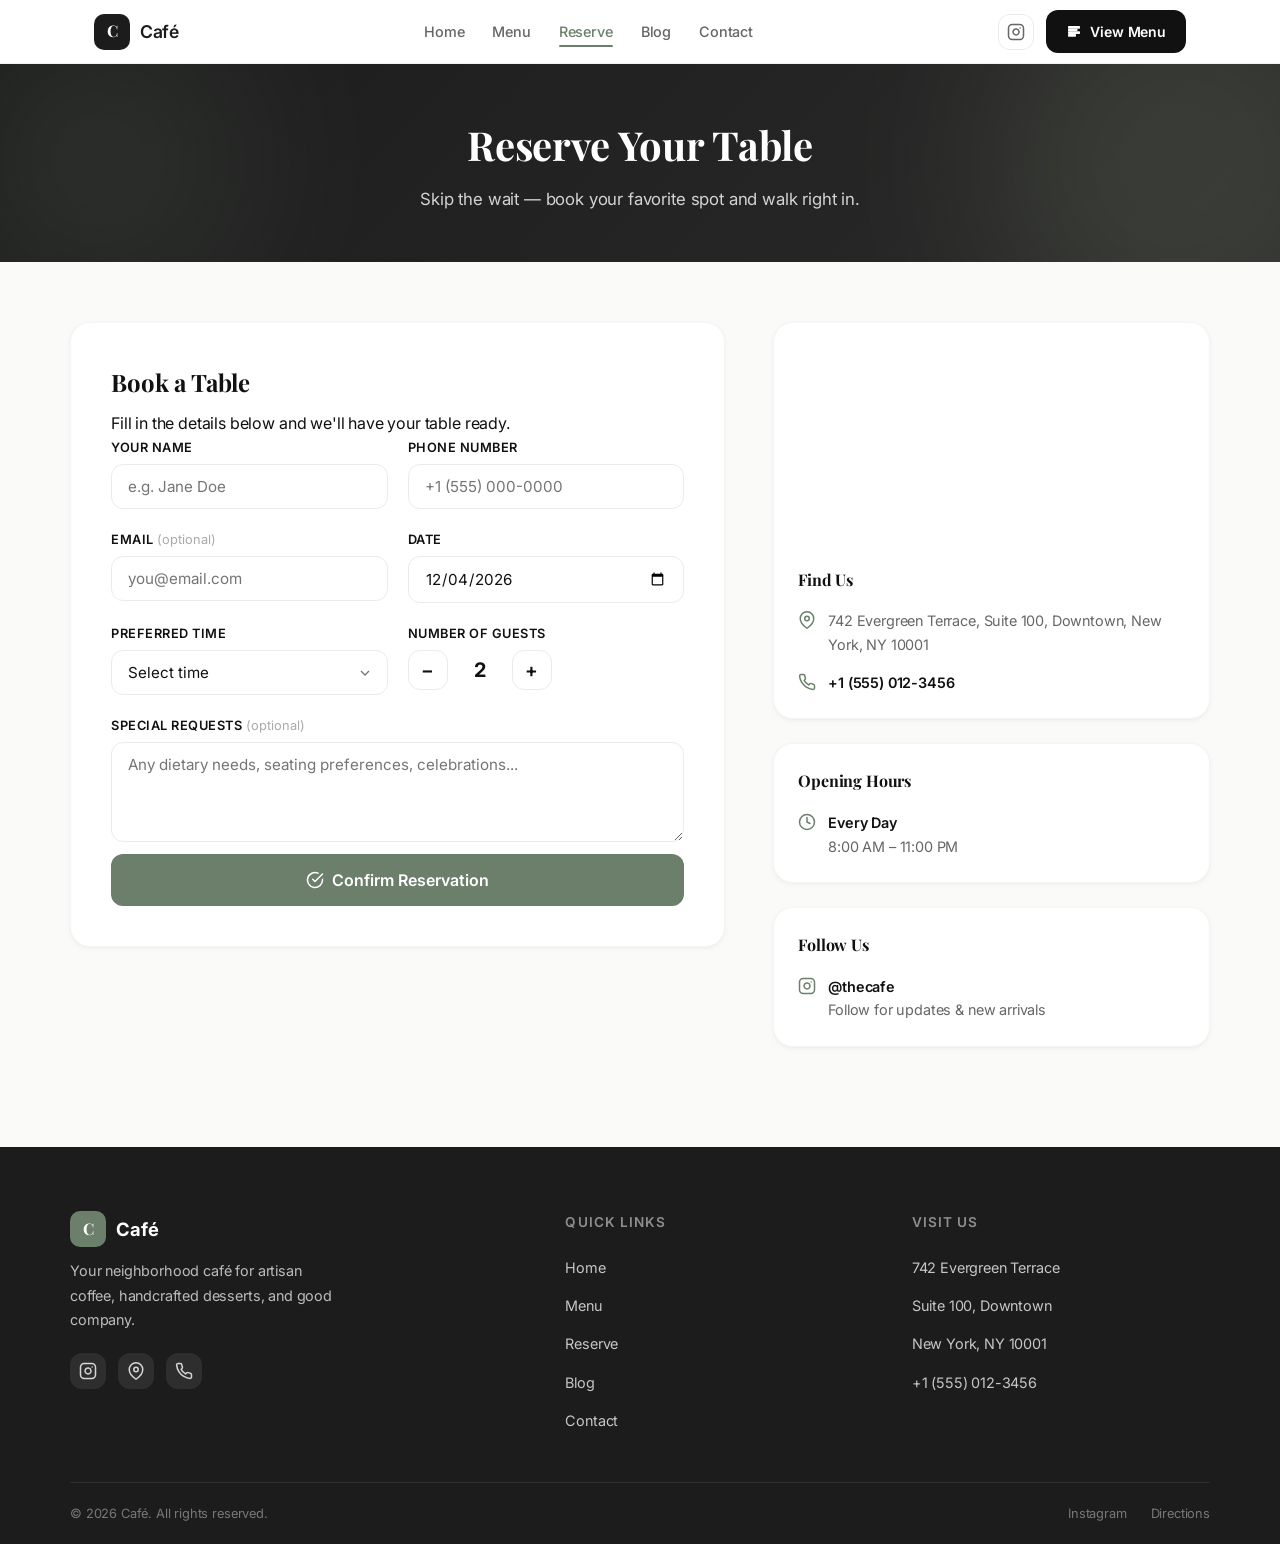
<file: book.html>
<!DOCTYPE html>
<html lang="en">

<head>
  <meta charset="UTF-8">
  <meta name="viewport" content="width=device-width, initial-scale=1.0">
  <title>Reserve a Table — Café</title>
  <meta name="description" content="Reserve your table at Café. Book online for a delightful coffee and dessert experience.">
  <link rel="preconnect" href="https://fonts.googleapis.com">
  <link rel="preconnect" href="https://fonts.gstatic.com" crossorigin>
  <link href="https://fonts.googleapis.com/css2?family=Inter:wght@300;400;500;600;700;800&family=Playfair+Display:ital,wght@0,400;0,500;0,600;0,700;1,400&display=swap" rel="stylesheet">
  <link rel="stylesheet" href="style.css">
</head>

<body>

  <!-- HEADER -->
  <header class="header" id="header">
    <div class="header-inner">
      <a href="index.html" class="logo">
        <div class="logo-icon">C</div>
        <span>Café</span>
      </a>
      <nav class="nav" id="nav">
        <div class="nav-links">
          <a href="index.html">Home</a>
          <a href="menu.html">Menu</a>
          <a href="book.html" class="active">Reserve</a>
          <a href="blog.html">Blog</a>
          <a href="contact.html">Contact</a>
        </div>
      </nav>
      <div class="header-actions">
        <a href="#" class="btn-social" aria-label="Instagram">
          <svg viewBox="0 0 24 24" fill="none" stroke="currentColor" stroke-width="2" stroke-linecap="round" stroke-linejoin="round"><rect x="2" y="2" width="20" height="20" rx="5" ry="5"/><path d="M16 11.37A4 4 0 1 1 12.63 8 4 4 0 0 1 16 11.37z"/><line x1="17.5" y1="6.5" x2="17.51" y2="6.5"/></svg>
        </a>
        <a href="menu.html" class="btn-cta">
          <svg viewBox="0 0 24 24" fill="none" stroke="currentColor" stroke-width="2" stroke-linecap="round" stroke-linejoin="round"><path d="M4 4h16v2H4z"/><path d="M4 8h12v2H4z"/><path d="M4 12h16v2H4z"/><path d="M4 16h10v2H4z"/></svg>
          View Menu
        </a>
        <button class="mobile-toggle" id="mobile-toggle" aria-label="Menu">
          <span></span><span></span><span></span>
        </button>
      </div>
    </div>
  </header>

  <!-- BOOKING HERO -->
  <div class="booking-hero">
    <div class="floating-shapes">
      <div class="shape shape-1"></div>
      <div class="shape shape-2"></div>
    </div>
    <h1>Reserve Your Table</h1>
    <p>Skip the wait &mdash; book your favorite spot and walk right in.</p>
  </div>

  <!-- BOOKING SECTION -->
  <section class="booking-section">
    <div class="booking-inner">

      <!-- FORM -->
      <div class="booking-form-card reveal-left" id="booking-form-card">
        <div id="form-view">
          <h2>Book a Table</h2>
          <p>Fill in the details below and we'll have your table ready.</p>

          <form id="booking-form" novalidate>
            <div class="form-grid">
              <div class="form-group">
                <label for="name">Your Name</label>
                <input type="text" id="name" placeholder="e.g. Jane Doe" required>
              </div>
              <div class="form-group">
                <label for="phone">Phone Number</label>
                <input type="tel" id="phone" placeholder="+1 (555) 000-0000" required>
              </div>
              <div class="form-group">
                <label for="email">Email <span class="optional">(optional)</span></label>
                <input type="email" id="email" placeholder="you@email.com">
              </div>
              <div class="form-group">
                <label for="date">Date</label>
                <input type="date" id="date" required>
              </div>
              <div class="form-group">
                <label for="time">Preferred Time</label>
                <select id="time" required>
                  <option value="" disabled selected>Select time</option>
                  <option value="08:00">8:00 AM</option>
                  <option value="08:30">8:30 AM</option>
                  <option value="09:00">9:00 AM</option>
                  <option value="09:30">9:30 AM</option>
                  <option value="10:00">10:00 AM</option>
                  <option value="10:30">10:30 AM</option>
                  <option value="11:00">11:00 AM</option>
                  <option value="11:30">11:30 AM</option>
                  <option value="12:00">12:00 PM</option>
                  <option value="12:30">12:30 PM</option>
                  <option value="13:00">1:00 PM</option>
                  <option value="13:30">1:30 PM</option>
                  <option value="14:00">2:00 PM</option>
                  <option value="14:30">2:30 PM</option>
                  <option value="15:00">3:00 PM</option>
                  <option value="15:30">3:30 PM</option>
                  <option value="16:00">4:00 PM</option>
                  <option value="16:30">4:30 PM</option>
                  <option value="17:00">5:00 PM</option>
                  <option value="17:30">5:30 PM</option>
                  <option value="18:00">6:00 PM</option>
                  <option value="18:30">6:30 PM</option>
                  <option value="19:00">7:00 PM</option>
                  <option value="19:30">7:30 PM</option>
                  <option value="20:00">8:00 PM</option>
                  <option value="20:30">8:30 PM</option>
                  <option value="21:00">9:00 PM</option>
                  <option value="21:30">9:30 PM</option>
                  <option value="22:00">10:00 PM</option>
                </select>
              </div>
              <div class="form-group">
                <label>Number of Guests</label>
                <div class="guest-selector">
                  <button type="button" class="guest-btn" id="guest-minus">&minus;</button>
                  <span class="guest-count" id="guest-count">2</span>
                  <button type="button" class="guest-btn" id="guest-plus">+</button>
                </div>
              </div>
              <div class="form-group full">
                <label for="requests">Special Requests <span class="optional">(optional)</span></label>
                <textarea id="requests" placeholder="Any dietary needs, seating preferences, celebrations..."></textarea>
              </div>
            </div>

            <button type="submit" class="btn-book">
              <svg viewBox="0 0 24 24" fill="none" stroke="currentColor" stroke-width="2" stroke-linecap="round" stroke-linejoin="round" width="18" height="18"><path d="M22 11.08V12a10 10 0 1 1-5.93-9.14"/><polyline points="22 4 12 14.01 9 11.01"/></svg>
              Confirm Reservation
            </button>
          </form>
        </div>

        <!-- SUCCESS STATE -->
        <div class="booking-success" id="booking-success">
          <div class="success-icon">
            <svg viewBox="0 0 24 24" fill="none" stroke="currentColor" stroke-width="2" stroke-linecap="round" stroke-linejoin="round"><path d="M22 11.08V12a10 10 0 1 1-5.93-9.14"/><polyline points="22 4 12 14.01 9 11.01"/></svg>
          </div>
          <h2>Table Reserved!</h2>
          <p id="success-message">Your table for 2 guests has been reserved. We'll see you there!</p>
          <a href="menu.html" class="btn-primary">Browse Our Menu</a>
          <button type="button" class="btn-outline-muted" onclick="resetForm()">Book Another Table</button>
        </div>
      </div>

      <!-- SIDEBAR -->
      <div class="booking-sidebar reveal-right">
        <div class="sidebar-card">
          <div class="map-wrap">
            <iframe src="https://www.google.com/maps/embed?pb=!1m18!1m12!1m3!1d3023.9!2d-73.985428!3d40.748817!2m3!1f0!2f0!3f0!3m2!1i1024!2i768!4f13.1!3m3!1m2!1s0x0%3A0x0!2zNDDCsDQ0JzU1LjciTiA3M8KwNTknMDcuNSJX!5e0!3m2!1sen!2sus!4v1700000000000!5m2!1sen!2sus" allowfullscreen="" loading="lazy" referrerpolicy="no-referrer-when-downgrade"></iframe>
          </div>
          <div class="sidebar-card-body">
            <h3>Find Us</h3>
            <div class="info-list">
              <div class="info-item">
                <svg viewBox="0 0 24 24" fill="none" stroke="currentColor" stroke-width="2" stroke-linecap="round" stroke-linejoin="round"><path d="M21 10c0 7-9 13-9 13s-9-6-9-13a9 9 0 0 1 18 0z"/><circle cx="12" cy="10" r="3"/></svg>
                <span>742 Evergreen Terrace, Suite 100, Downtown, New York, NY 10001</span>
              </div>
              <div class="info-item">
                <svg viewBox="0 0 24 24" fill="none" stroke="currentColor" stroke-width="2" stroke-linecap="round" stroke-linejoin="round"><path d="M22 16.92v3a2 2 0 0 1-2.18 2 19.79 19.79 0 0 1-8.63-3.07 19.5 19.5 0 0 1-6-6 19.79 19.79 0 0 1-3.07-8.67A2 2 0 0 1 4.11 2h3a2 2 0 0 1 2 1.72c.127.96.361 1.903.7 2.81a2 2 0 0 1-.45 2.11L8.09 9.91a16 16 0 0 0 6 6l1.27-1.27a2 2 0 0 1 2.11-.45c.907.339 1.85.573 2.81.7A2 2 0 0 1 22 16.92z"/></svg>
                <span><strong><a href="tel:+15550123456">+1 (555) 012-3456</a></strong></span>
              </div>
            </div>
          </div>
        </div>

        <div class="sidebar-card">
          <div class="sidebar-card-body">
            <h3>Opening Hours</h3>
            <div class="info-list">
              <div class="info-item">
                <svg viewBox="0 0 24 24" fill="none" stroke="currentColor" stroke-width="2" stroke-linecap="round" stroke-linejoin="round"><circle cx="12" cy="12" r="10"/><polyline points="12 6 12 12 16 14"/></svg>
                <span><strong>Every Day</strong><br>8:00 AM &ndash; 11:00 PM</span>
              </div>
            </div>
          </div>
        </div>

        <div class="sidebar-card">
          <div class="sidebar-card-body">
            <h3>Follow Us</h3>
            <div class="info-list">
              <div class="info-item">
                <svg viewBox="0 0 24 24" fill="none" stroke="currentColor" stroke-width="2" stroke-linecap="round" stroke-linejoin="round"><rect x="2" y="2" width="20" height="20" rx="5" ry="5"/><path d="M16 11.37A4 4 0 1 1 12.63 8 4 4 0 0 1 16 11.37z"/><line x1="17.5" y1="6.5" x2="17.51" y2="6.5"/></svg>
                <span><a href="#"><strong>@thecafe</strong></a><br>Follow for updates & new arrivals</span>
              </div>
            </div>
          </div>
        </div>
      </div>

    </div>
  </section>

  <!-- FOOTER -->
  <footer class="footer">
    <div class="footer-inner">
      <div class="footer-grid">
        <div class="footer-brand">
          <div class="footer-logo">
            <div class="footer-logo-icon">C</div>
            <span>Café</span>
          </div>
          <p>Your neighborhood café for artisan coffee, handcrafted desserts, and good company.</p>
          <div class="footer-socials">
            <a href="#" class="footer-social-link" aria-label="Instagram">
              <svg viewBox="0 0 24 24" fill="none" stroke="currentColor" stroke-width="2" stroke-linecap="round" stroke-linejoin="round"><rect x="2" y="2" width="20" height="20" rx="5" ry="5"/><path d="M16 11.37A4 4 0 1 1 12.63 8 4 4 0 0 1 16 11.37z"/><line x1="17.5" y1="6.5" x2="17.51" y2="6.5"/></svg>
            </a>
            <a href="#" class="footer-social-link" aria-label="Location">
              <svg viewBox="0 0 24 24" fill="none" stroke="currentColor" stroke-width="2" stroke-linecap="round" stroke-linejoin="round"><path d="M21 10c0 7-9 13-9 13s-9-6-9-13a9 9 0 0 1 18 0z"/><circle cx="12" cy="10" r="3"/></svg>
            </a>
            <a href="tel:+15550123456" class="footer-social-link" aria-label="Phone">
              <svg viewBox="0 0 24 24" fill="none" stroke="currentColor" stroke-width="2" stroke-linecap="round" stroke-linejoin="round"><path d="M22 16.92v3a2 2 0 0 1-2.18 2 19.79 19.79 0 0 1-8.63-3.07 19.5 19.5 0 0 1-6-6 19.79 19.79 0 0 1-3.07-8.67A2 2 0 0 1 4.11 2h3a2 2 0 0 1 2 1.72c.127.96.361 1.903.7 2.81a2 2 0 0 1-.45 2.11L8.09 9.91a16 16 0 0 0 6 6l1.27-1.27a2 2 0 0 1 2.11-.45c.907.339 1.85.573 2.81.7A2 2 0 0 1 22 16.92z"/></svg>
            </a>
          </div>
        </div>
        <div class="footer-column">
          <h4>Quick Links</h4>
          <ul>
            <li><a href="index.html">Home</a></li>
            <li><a href="menu.html">Menu</a></li>
            <li><a href="book.html">Reserve</a></li>
            <li><a href="blog.html">Blog</a></li>
            <li><a href="contact.html">Contact</a></li>
          </ul>
        </div>
        <div class="footer-column">
          <h4>Visit Us</h4>
          <ul>
            <li><a href="#">742 Evergreen Terrace</a></li>
            <li><a href="#">Suite 100, Downtown</a></li>
            <li><a href="#">New York, NY 10001</a></li>
            <li><a href="tel:+15550123456">+1 (555) 012-3456</a></li>
          </ul>
        </div>
      </div>
      <div class="footer-bottom">
        <p>&copy; 2026 Café. All rights reserved.</p>
        <div class="footer-bottom-links">
          <a href="#">Instagram</a>
          <a href="#">Directions</a>
        </div>
      </div>
    </div>
  </footer>

  <script>
    // Mobile menu
    document.getElementById('mobile-toggle').addEventListener('click', () => {
      document.getElementById('nav').classList.toggle('open');
    });

    // Set minimum date to today
    const dateInput = document.getElementById('date');
    const today = new Date().toISOString().split('T')[0];
    dateInput.setAttribute('min', today);
    dateInput.value = today;

    // Guest counter
    let guests = 2;
    const countEl = document.getElementById('guest-count');

    document.getElementById('guest-minus').addEventListener('click', () => {
      if (guests > 1) { guests--; countEl.textContent = guests; }
    });

    document.getElementById('guest-plus').addEventListener('click', () => {
      if (guests < 10) { guests++; countEl.textContent = guests; }
    });

    // Form submission
    document.getElementById('booking-form').addEventListener('submit', e => {
      e.preventDefault();

      const name = document.getElementById('name').value.trim();
      const phone = document.getElementById('phone').value.trim();
      const date = document.getElementById('date').value;
      const time = document.getElementById('time').value;

      if (!name || !phone || !date || !time) {
        alert('Please fill in all required fields.');
        return;
      }

      const timeSelect = document.getElementById('time');
      const timeText = timeSelect.options[timeSelect.selectedIndex].text;
      const dateObj = new Date(date + 'T00:00:00');
      const dateText = dateObj.toLocaleDateString('en-US', { weekday: 'long', day: 'numeric', month: 'long', year: 'numeric' });

      // Update success message
      document.getElementById('success-message').textContent =
        `Your table for ${guests} guest${guests > 1 ? 's' : ''} on ${dateText} at ${timeText} has been reserved. We look forward to seeing you!`;

      document.getElementById('form-view').style.display = 'none';
      document.getElementById('booking-success').classList.add('show');
    });

    function resetForm() {
      document.getElementById('booking-form').reset();
      guests = 2;
      countEl.textContent = 2;
      dateInput.value = today;
      document.getElementById('form-view').style.display = 'block';
      document.getElementById('booking-success').classList.remove('show');
    }

    // Scroll reveal
    const observer = new IntersectionObserver((entries) => {
      entries.forEach(entry => {
        if (entry.isIntersecting) {
          entry.target.classList.add('visible');
        }
      });
    }, { threshold: 0.1, rootMargin: '0px 0px -50px 0px' });

    document.querySelectorAll('.reveal, .reveal-left, .reveal-right').forEach(el => observer.observe(el));
  </script>

</body>

</html>
</file>
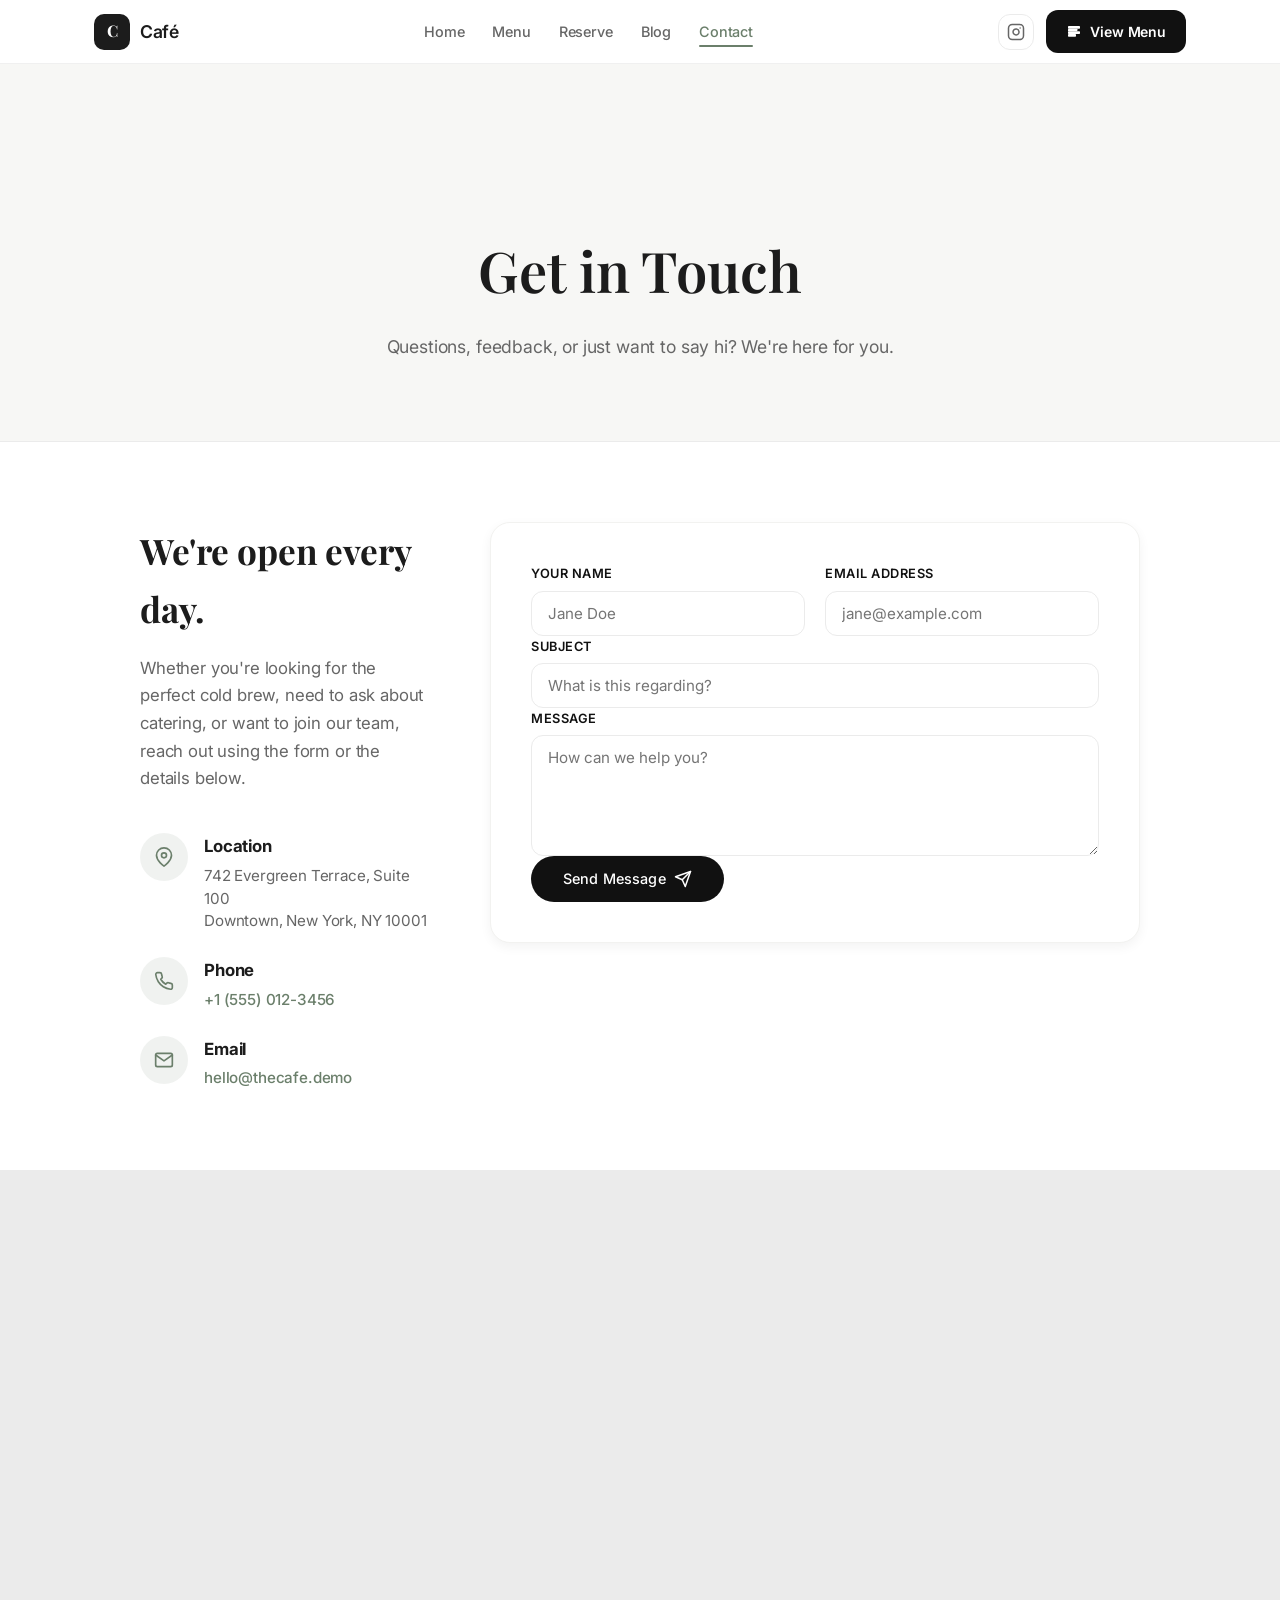
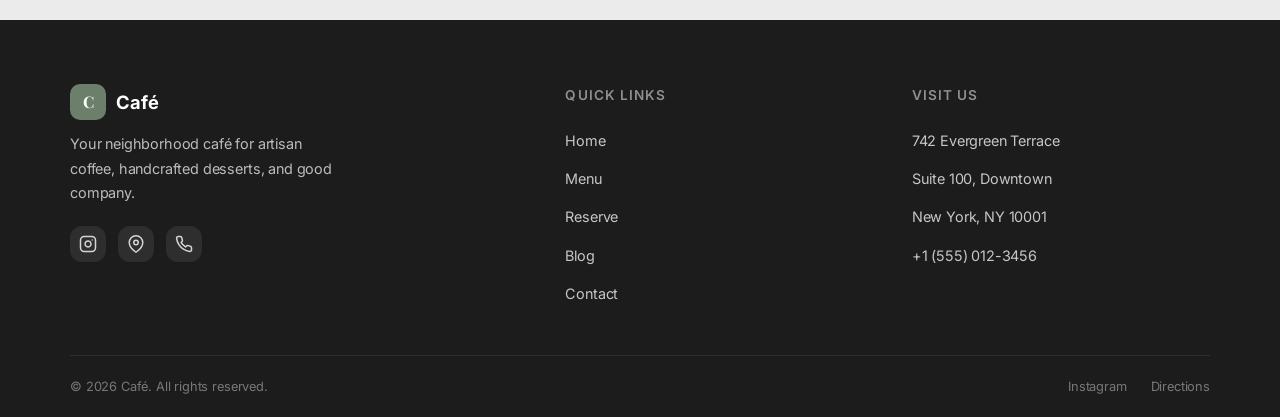
<file: contact.html>
<!DOCTYPE html>
<html lang="en">

<head>
  <meta charset="UTF-8">
  <meta name="viewport" content="width=device-width, initial-scale=1.0">
  <title>Contact — Café</title>
  <meta name="description" content="Get in touch with us at Café. We'd love to hear from you.">
  <link rel="preconnect" href="https://fonts.googleapis.com">
  <link rel="preconnect" href="https://fonts.gstatic.com" crossorigin>
  <link href="https://fonts.googleapis.com/css2?family=Inter:wght@300;400;500;600;700;800&family=Playfair+Display:ital,wght@0,400;0,500;0,600;0,700;1,400&display=swap" rel="stylesheet">
  <link rel="stylesheet" href="style.css">
</head>

<body>

  <!-- HEADER -->
  <header class="header" id="header">
    <div class="header-inner">
      <a href="index.html" class="logo">
        <div class="logo-icon">C</div>
        <span>Café</span>
      </a>
      <nav class="nav" id="nav">
        <div class="nav-links">
          <a href="index.html">Home</a>
          <a href="menu.html">Menu</a>
          <a href="book.html">Reserve</a>
          <a href="blog.html">Blog</a>
          <a href="contact.html" class="active">Contact</a>
        </div>
      </nav>
      <div class="header-actions">
        <a href="#" class="btn-social" aria-label="Instagram">
          <svg viewBox="0 0 24 24" fill="none" stroke="currentColor" stroke-width="2" stroke-linecap="round" stroke-linejoin="round"><rect x="2" y="2" width="20" height="20" rx="5" ry="5"/><path d="M16 11.37A4 4 0 1 1 12.63 8 4 4 0 0 1 16 11.37z"/><line x1="17.5" y1="6.5" x2="17.51" y2="6.5"/></svg>
        </a>
        <a href="menu.html" class="btn-cta">
          <svg viewBox="0 0 24 24" fill="none" stroke="currentColor" stroke-width="2" stroke-linecap="round" stroke-linejoin="round"><path d="M4 4h16v2H4z"/><path d="M4 8h12v2H4z"/><path d="M4 12h16v2H4z"/><path d="M4 16h10v2H4z"/></svg>
          View Menu
        </a>
        <button class="mobile-toggle" id="mobile-toggle" aria-label="Menu">
          <span></span><span></span><span></span>
        </button>
      </div>
    </div>
  </header>

  <!-- PAGE HERO -->
  <div class="page-hero">
    <h1>Get in Touch</h1>
    <p>Questions, feedback, or just want to say hi? We're here for you.</p>
  </div>

  <!-- CONTACT SECTION -->
  <section class="contact-section">
    <div class="contact-inner">
      
      <!-- CONTACT INFO -->
      <div class="contact-info reveal-left">
        <h2>We're open every day.</h2>
        <p>Whether you're looking for the perfect cold brew, need to ask about catering, or want to join our team, reach out using the form or the details below.</p>
        
        <div class="contact-info-list">
          <div class="contact-info-item">
            <div class="contact-icon">
              <svg viewBox="0 0 24 24" fill="none" stroke="currentColor" stroke-width="2" stroke-linecap="round" stroke-linejoin="round"><path d="M21 10c0 7-9 13-9 13s-9-6-9-13a9 9 0 0 1 18 0z"/><circle cx="12" cy="10" r="3"/></svg>
            </div>
            <div>
              <h4>Location</h4>
              <p>742 Evergreen Terrace, Suite 100<br>Downtown, New York, NY 10001</p>
            </div>
          </div>
          
          <div class="contact-info-item">
            <div class="contact-icon">
              <svg viewBox="0 0 24 24" fill="none" stroke="currentColor" stroke-width="2" stroke-linecap="round" stroke-linejoin="round"><path d="M22 16.92v3a2 2 0 0 1-2.18 2 19.79 19.79 0 0 1-8.63-3.07 19.5 19.5 0 0 1-6-6 19.79 19.79 0 0 1-3.07-8.67A2 2 0 0 1 4.11 2h3a2 2 0 0 1 2 1.72c.127.96.361 1.903.7 2.81a2 2 0 0 1-.45 2.11L8.09 9.91a16 16 0 0 0 6 6l1.27-1.27a2 2 0 0 1 2.11-.45c.907.339 1.85.573 2.81.7A2 2 0 0 1 22 16.92z"/></svg>
            </div>
            <div>
              <h4>Phone</h4>
              <p><a href="tel:+15550123456">+1 (555) 012-3456</a></p>
            </div>
          </div>
          
          <div class="contact-info-item">
            <div class="contact-icon">
              <svg viewBox="0 0 24 24" fill="none" stroke="currentColor" stroke-width="2" stroke-linecap="round" stroke-linejoin="round"><path d="M4 4h16c1.1 0 2 .9 2 2v12c0 1.1-.9 2-2 2H4c-1.1 0-2-.9-2-2V6c0-1.1.9-2 2-2z"/><polyline points="22,6 12,13 2,6"/></svg>
            </div>
            <div>
              <h4>Email</h4>
              <p><a href="mailto:hello@thecafe.demo">hello@thecafe.demo</a></p>
            </div>
          </div>
        </div>
      </div>

      <!-- CONTACT FORM -->
      <div class="contact-form-wrap reveal-right">
        <form class="contact-form" id="contact-form">
          <div class="form-grid">
            <div class="form-group">
              <label for="name">Your Name</label>
              <input type="text" id="name" placeholder="Jane Doe" required>
            </div>
            <div class="form-group">
              <label for="email">Email Address</label>
              <input type="email" id="email" placeholder="jane@example.com" required>
            </div>
          </div>
          <div class="form-group">
            <label for="subject">Subject</label>
            <input type="text" id="subject" placeholder="What is this regarding?" required>
          </div>
          <div class="form-group">
            <label for="message">Message</label>
            <textarea id="message" rows="5" placeholder="How can we help you?" required></textarea>
          </div>
          <button type="submit" class="btn-primary">
            Send Message
            <svg viewBox="0 0 24 24" fill="none" stroke="currentColor" stroke-width="2" stroke-linecap="round" stroke-linejoin="round" width="16" height="16"><line x1="22" y1="2" x2="11" y2="13"/><polygon points="22 2 15 22 11 13 2 9 22 2"/></svg>
          </button>
          <div id="contact-success" class="contact-success-msg" style="display: none;">
            Thanks for reaching out! We'll get back to you shortly.
          </div>
        </form>
      </div>

    </div>
  </section>

  <!-- MAP -->
  <section class="map-section reveal">
    <iframe src="https://www.google.com/maps/embed?pb=!1m18!1m12!1m3!1d3023.9!2d-73.985428!3d40.748817!2m3!1f0!2f0!3f0!3m2!1i1024!2i768!4f13.1!3m3!1m2!1s0x0%3A0x0!2zNDDCsDQ0JzU1LjciTiA3M8KwNTknMDcuNSJX!5e0!3m2!1sen!2sus!4v1700000000000!5m2!1sen!2sus" width="100%" height="450" style="border:0;" allowfullscreen="" loading="lazy" referrerpolicy="no-referrer-when-downgrade"></iframe>
  </section>

  <!-- FOOTER -->
  <footer class="footer">
    <div class="footer-inner">
      <div class="footer-grid">
        <div class="footer-brand">
          <div class="footer-logo">
            <div class="footer-logo-icon">C</div>
            <span>Café</span>
          </div>
          <p>Your neighborhood café for artisan coffee, handcrafted desserts, and good company.</p>
          <div class="footer-socials">
            <a href="#" class="footer-social-link" aria-label="Instagram">
              <svg viewBox="0 0 24 24" fill="none" stroke="currentColor" stroke-width="2" stroke-linecap="round" stroke-linejoin="round"><rect x="2" y="2" width="20" height="20" rx="5" ry="5"/><path d="M16 11.37A4 4 0 1 1 12.63 8 4 4 0 0 1 16 11.37z"/><line x1="17.5" y1="6.5" x2="17.51" y2="6.5"/></svg>
            </a>
            <a href="#" class="footer-social-link" aria-label="Location">
              <svg viewBox="0 0 24 24" fill="none" stroke="currentColor" stroke-width="2" stroke-linecap="round" stroke-linejoin="round"><path d="M21 10c0 7-9 13-9 13s-9-6-9-13a9 9 0 0 1 18 0z"/><circle cx="12" cy="10" r="3"/></svg>
            </a>
            <a href="tel:+15550123456" class="footer-social-link" aria-label="Phone">
              <svg viewBox="0 0 24 24" fill="none" stroke="currentColor" stroke-width="2" stroke-linecap="round" stroke-linejoin="round"><path d="M22 16.92v3a2 2 0 0 1-2.18 2 19.79 19.79 0 0 1-8.63-3.07 19.5 19.5 0 0 1-6-6 19.79 19.79 0 0 1-3.07-8.67A2 2 0 0 1 4.11 2h3a2 2 0 0 1 2 1.72c.127.96.361 1.903.7 2.81a2 2 0 0 1-.45 2.11L8.09 9.91a16 16 0 0 0 6 6l1.27-1.27a2 2 0 0 1 2.11-.45c.907.339 1.85.573 2.81.7A2 2 0 0 1 22 16.92z"/></svg>
            </a>
          </div>
        </div>
        <div class="footer-column">
          <h4>Quick Links</h4>
          <ul>
            <li><a href="index.html">Home</a></li>
            <li><a href="menu.html">Menu</a></li>
            <li><a href="book.html">Reserve</a></li>
            <li><a href="blog.html">Blog</a></li>
            <li><a href="contact.html">Contact</a></li>
          </ul>
        </div>
        <div class="footer-column">
          <h4>Visit Us</h4>
          <ul>
            <li><a href="#">742 Evergreen Terrace</a></li>
            <li><a href="#">Suite 100, Downtown</a></li>
            <li><a href="#">New York, NY 10001</a></li>
            <li><a href="tel:+15550123456">+1 (555) 012-3456</a></li>
          </ul>
        </div>
      </div>
      <div class="footer-bottom">
        <p>&copy; 2026 Café. All rights reserved.</p>
        <div class="footer-bottom-links">
          <a href="#">Instagram</a>
          <a href="#">Directions</a>
        </div>
      </div>
    </div>
  </footer>

  <script>
    document.getElementById('mobile-toggle').addEventListener('click', () => {
      document.getElementById('nav').classList.toggle('open');
    });

    document.getElementById('contact-form').addEventListener('submit', function(e) {
      e.preventDefault();
      document.getElementById('contact-success').style.display = 'block';
      this.reset();
      setTimeout(() => {
        document.getElementById('contact-success').style.display = 'none';
      }, 5000);
    });

    const observer = new IntersectionObserver((entries) => {
      entries.forEach(entry => {
        if (entry.isIntersecting) {
          entry.target.classList.add('visible');
        }
      });
    }, { threshold: 0.1, rootMargin: '0px 0px -50px 0px' });

    document.querySelectorAll('.reveal, .reveal-left, .reveal-right').forEach(el => observer.observe(el));
  </script>

</body>

</html>
</file>
<file: style.css>
/* ========== DESIGN TOKENS ========== */
:root {
  --color-primary: #6B7F6B;
  --color-primary-dark: #556B55;
  --color-brown: #1C1C1C;
  --color-brown-light: #2A2A2A;
  --color-brown-mid: #3D3D3D;
  --color-bg-cream: #FAFAF8;
  --color-bg-warm: #F7F7F5;
  --color-bg-white: #FFFFFF;
  --color-text-dark: #111111;
  --color-text-body: #666666;
  --color-text-light: #888888;
  --color-text-muted: #AAAAAA;
  --color-border: #EBEBEB;
  --color-border-light: #F2F2F0;
  --color-card-bg: #FFFFFF;
  --color-success: #6B7F6B;
  --color-whatsapp: #25D366;

  --font-family: 'Inter', -apple-system, BlinkMacSystemFont, 'Segoe UI', Roboto, sans-serif;
  --font-display: 'Playfair Display', Georgia, serif;

  --shadow-sm: 0 1px 2px rgba(0,0,0,0.04);
  --shadow-md: 0 4px 12px rgba(0,0,0,0.05);
  --shadow-lg: 0 8px 24px rgba(0,0,0,0.08);
  --shadow-xl: 0 16px 40px rgba(0,0,0,0.1);
  --shadow-card: 0 1px 3px rgba(0,0,0,0.03), 0 2px 6px rgba(0,0,0,0.03);

  --radius-sm: 0.375rem;
  --radius-md: 0.5rem;
  --radius-lg: 0.75rem;
  --radius-xl: 1rem;
  --radius-2xl: 1.25rem;
  --radius-full: 9999px;

  --header-height: 64px;
  --max-width: 1140px;

  --transition: 0.25s ease;
}

/* ========== RESET & BASE ========== */
*, *::before, *::after {
  margin: 0;
  padding: 0;
  box-sizing: border-box;
}

html { scroll-behavior: smooth; font-size: 16px; }

body {
  font-family: var(--font-family);
  color: var(--color-text-dark);
  background: var(--color-bg-white);
  line-height: 1.65;
  font-weight: 400;
  letter-spacing: -0.01em;
  -webkit-font-smoothing: antialiased;
  -moz-osx-font-smoothing: grayscale;
  animation: pageLoad 0.6s ease;
}

a { text-decoration: none; color: inherit; transition: color var(--transition); }
ul, ol { list-style: none; }
img { max-width: 100%; height: auto; display: block; }
button { font-family: inherit; cursor: pointer; }

/* ========== HEADER ========== */
.header {
  position: sticky;
  top: 0;
  z-index: 100;
  background: rgba(255,255,255,0.85);
  backdrop-filter: blur(16px);
  -webkit-backdrop-filter: blur(16px);
  border-bottom: 1px solid rgba(0,0,0,0.06);
  height: var(--header-height);
}

.header-inner {
  max-width: var(--max-width);
  margin: 0 auto;
  padding: 0 24px;
  height: 100%;
  display: flex;
  align-items: center;
  justify-content: space-between;
}

.logo {
  display: flex;
  align-items: center;
  gap: 10px;
  font-weight: 600;
  font-size: 1.1rem;
  color: var(--color-brown);
  letter-spacing: -0.02em;
}

.logo-icon {
  width: 36px;
  height: 36px;
  background: var(--color-brown);
  border-radius: 10px;
  display: flex;
  align-items: center;
  justify-content: center;
  color: white;
  font-weight: 700;
  font-size: 16px;
  font-family: var(--font-display);
}

.nav { display: flex; align-items: center; gap: 32px; }

.nav-links { display: flex; align-items: center; gap: 28px; }

.nav-links a {
  font-size: 0.9rem;
  font-weight: 500;
  color: var(--color-text-body);
  transition: color var(--transition);
  position: relative;
}

.nav-links a:hover,
.nav-links a.active { color: var(--color-primary); }

.nav-links a.active::after {
  content: '';
  position: absolute;
  bottom: -4px;
  left: 0;
  right: 0;
  height: 2px;
  background: var(--color-primary);
  border-radius: 1px;
}

.header-actions { display: flex; align-items: center; gap: 12px; }

.btn-social {
  width: 36px;
  height: 36px;
  border-radius: var(--radius-lg);
  border: 1px solid var(--color-border);
  background: transparent;
  display: flex;
  align-items: center;
  justify-content: center;
  color: var(--color-text-body);
  transition: all var(--transition);
}

.btn-social:hover {
  border-color: var(--color-primary);
  color: var(--color-primary);
  background: rgba(200,96,42,0.05);
}

.btn-social svg { width: 18px; height: 18px; }

.btn-cta {
  display: inline-flex;
  align-items: center;
  gap: 8px;
  padding: 10px 20px;
  background: var(--color-text-dark);
  color: white;
  border-radius: var(--radius-lg);
  font-size: 0.875rem;
  font-weight: 600;
  border: none;
  transition: all var(--transition);
}

.btn-cta:hover {
  background: #333;
  color: white;
  transform: translateY(-1px);
}

.btn-cta svg { width: 16px; height: 16px; }

.mobile-toggle {
  display: none;
  background: none;
  border: none;
  padding: 8px;
}

.mobile-toggle span {
  display: block;
  width: 22px;
  height: 2px;
  background: var(--color-text-dark);
  margin: 5px 0;
  transition: all 0.3s ease;
}

/* ========== HERO ========== */
.hero {
  position: relative;
  min-height: 90vh;
  display: flex;
  align-items: center;
  justify-content: center;
  text-align: center;
  overflow: hidden;
  background: linear-gradient(135deg, #111 0%, #1C1C1C 40%, #2A2A2A 100%);
}

.hero-bg {
  position: absolute;
  inset: 0;
  z-index: 0;
}

.hero-bg img {
  width: 100%;
  height: 100%;
  object-fit: cover;
  opacity: 0.25;
}

.hero-overlay {
  position: absolute;
  inset: 0;
  background: linear-gradient(180deg, rgba(45,36,34,0.6) 0%, rgba(45,36,34,0.85) 100%);
  z-index: 1;
}

.hero-content {
  position: relative;
  z-index: 2;
  max-width: 700px;
  padding: 80px 24px;
  color: white;
}

.hero-badge {
  display: inline-flex;
  align-items: center;
  gap: 6px;
  background: rgba(255,255,255,0.12);
  backdrop-filter: blur(8px);
  padding: 8px 18px;
  border-radius: var(--radius-full);
  font-size: 0.8rem;
  font-weight: 500;
  margin-bottom: 28px;
  border: 1px solid rgba(255,255,255,0.1);
  letter-spacing: 0.05em;
  text-transform: uppercase;
}

.hero h1 {
  font-family: var(--font-display);
  font-size: 4.5rem;
  font-weight: 600;
  line-height: 1.05;
  margin-bottom: 24px;
  letter-spacing: -0.03em;
}

.hero h1 .accent {
  color: #B8C9A3;
  font-style: italic;
}

.hero-subtitle {
  font-size: 1.15rem;
  opacity: 0.85;
  line-height: 1.7;
  margin-bottom: 36px;
  max-width: 520px;
  margin-left: auto;
  margin-right: auto;
}

.hero-buttons { display: flex; gap: 14px; justify-content: center; flex-wrap: wrap; }

.btn-primary {
  display: inline-flex;
  align-items: center;
  gap: 8px;
  padding: 14px 32px;
  background: var(--color-text-dark);
  color: white;
  border: none;
  border-radius: var(--radius-full);
  font-size: 0.9rem;
  font-weight: 500;
  letter-spacing: 0.01em;
  transition: all var(--transition);
}

.btn-primary:hover {
  background: var(--color-brown-mid);
  color: white;
  transform: translateY(-2px);
  box-shadow: 0 8px 24px rgba(0,0,0,0.15);
}

.btn-primary svg { width: 18px; height: 18px; }

.btn-outline {
  display: inline-flex;
  align-items: center;
  gap: 8px;
  padding: 14px 32px;
  background: transparent;
  color: white;
  border: 1px solid rgba(255,255,255,0.25);
  border-radius: var(--radius-full);
  font-size: 0.9rem;
  font-weight: 500;
  letter-spacing: 0.01em;
  transition: all var(--transition);
}

.btn-outline:hover {
  background: rgba(255,255,255,0.08);
  border-color: rgba(255,255,255,0.5);
  color: white;
}

.btn-outline svg { width: 18px; height: 18px; }

.hero-info {
  display: flex;
  justify-content: center;
  gap: 32px;
  margin-top: 48px;
  padding-top: 32px;
  border-top: 1px solid rgba(255,255,255,0.12);
}

.hero-info-item {
  text-align: center;
}

.hero-info-item .label {
  font-size: 0.7rem;
  text-transform: uppercase;
  letter-spacing: 0.08em;
  opacity: 0.5;
  margin-bottom: 4px;
}

.hero-info-item .value {
  font-size: 0.95rem;
  font-weight: 600;
}

/* ========== ABOUT SECTION ========== */
.about {
  padding: 100px 24px;
  background: var(--color-bg-cream);
}

.about-inner {
  max-width: var(--max-width);
  margin: 0 auto;
  display: grid;
  grid-template-columns: 1fr 1fr;
  gap: 80px;
  align-items: center;
}

.about-image {
  border-radius: var(--radius-2xl);
  overflow: hidden;
  aspect-ratio: 4/3;
  box-shadow: var(--shadow-xl);
}

.about-image img {
  width: 100%;
  height: 100%;
  object-fit: cover;
}

.section-label {
  display: inline-flex;
  align-items: center;
  gap: 8px;
  font-size: 0.8rem;
  font-weight: 600;
  text-transform: uppercase;
  letter-spacing: 0.1em;
  color: var(--color-primary);
  margin-bottom: 16px;
}

.section-label::before {
  content: '';
  width: 24px;
  height: 2px;
  background: var(--color-primary);
  border-radius: 1px;
}

.about-text h2 {
  font-family: var(--font-display);
  font-size: 2.5rem;
  font-weight: 700;
  color: var(--color-text-dark);
  margin-bottom: 20px;
  line-height: 1.2;
  letter-spacing: -0.01em;
}

.about-text p {
  font-size: 1.05rem;
  color: var(--color-text-body);
  line-height: 1.8;
  margin-bottom: 28px;
}

.about-details {
  display: grid;
  grid-template-columns: 1fr 1fr;
  gap: 16px;
}

.about-detail {
  display: flex;
  align-items: flex-start;
  gap: 12px;
  padding: 16px;
  background: var(--color-bg-white);
  border-radius: var(--radius-xl);
  border: 1px solid rgba(0,0,0,0.04);
}

.about-detail-icon {
  width: 40px;
  height: 40px;
  border-radius: var(--radius-lg);
  background: rgba(200,96,42,0.08);
  display: flex;
  align-items: center;
  justify-content: center;
  flex-shrink: 0;
  color: var(--color-primary);
}

.about-detail-icon svg { width: 20px; height: 20px; }

.about-detail-text .detail-label {
  font-size: 0.75rem;
  color: var(--color-text-muted);
  text-transform: uppercase;
  letter-spacing: 0.05em;
  margin-bottom: 2px;
}

.about-detail-text .detail-value {
  font-size: 0.9rem;
  font-weight: 600;
  color: var(--color-text-dark);
}

/* ========== GALLERY ========== */
.gallery {
  padding: 100px 24px;
  background: var(--color-bg-white);
}

.gallery-inner {
  max-width: var(--max-width);
  margin: 0 auto;
}

.section-header {
  text-align: center;
  margin-bottom: 48px;
}

.section-header h2 {
  font-family: var(--font-display);
  font-size: 2.5rem;
  font-weight: 700;
  color: var(--color-text-dark);
  margin-bottom: 12px;
  letter-spacing: -0.01em;
}

.section-header p {
  font-size: 1.05rem;
  color: var(--color-text-body);
  max-width: 500px;
  margin: 0 auto;
}

.gallery-grid {
  display: grid;
  grid-template-columns: repeat(4, 1fr);
  grid-template-rows: auto auto;
  gap: 16px;
}

.gallery-item {
  border-radius: var(--radius-xl);
  overflow: hidden;
  aspect-ratio: 1;
  transition: transform var(--transition);
}

.gallery-item:hover { transform: scale(1.02); }

.gallery-item img {
  width: 100%;
  height: 100%;
  object-fit: cover;
  transition: transform 0.4s ease;
}

.gallery-item:hover img { transform: scale(1.08); }

.gallery-item.tall { grid-row: span 2; aspect-ratio: auto; }

.gallery-cta {
  text-align: center;
  margin-top: 40px;
}

.btn-insta {
  display: inline-flex;
  align-items: center;
  gap: 10px;
  padding: 14px 28px;
  background: var(--color-text-dark);
  color: white;
  border: none;
  border-radius: var(--radius-full);
  font-size: 0.88rem;
  font-weight: 500;
  letter-spacing: 0.01em;
  transition: all var(--transition);
}

.btn-insta:hover {
  transform: translateY(-2px);
  box-shadow: 0 8px 24px rgba(0,0,0,0.15);
  color: white;
  background: var(--color-brown-mid);
}

.btn-insta svg { width: 18px; height: 18px; }

/* ========== QUICK ACTIONS ========== */
.actions {
  padding: 100px 24px;
  background: var(--color-bg-cream);
}

.actions-inner {
  max-width: var(--max-width);
  margin: 0 auto;
}

.actions-grid {
  display: grid;
  grid-template-columns: repeat(3, 1fr);
  gap: 24px;
}

.action-card {
  background: var(--color-card-bg);
  border-radius: var(--radius-2xl);
  padding: 40px 32px;
  text-align: center;
  transition: transform var(--transition), box-shadow var(--transition);
  border: 1px solid rgba(0,0,0,0.04);
  display: flex;
  flex-direction: column;
  align-items: center;
}

.action-card:hover {
  transform: translateY(-6px);
  box-shadow: var(--shadow-lg);
}

.action-icon {
  width: 64px;
  height: 64px;
  border-radius: var(--radius-xl);
  display: flex;
  align-items: center;
  justify-content: center;
  margin-bottom: 20px;
  font-size: 28px;
}

.action-icon.menu-icon { background: rgba(107,127,107,0.1); color: var(--color-primary); }
.action-icon.book-icon { background: rgba(28,28,28,0.06); color: var(--color-brown-light); }
.action-icon.order-icon { background: rgba(107,127,107,0.1); color: var(--color-primary); }

.action-icon svg { width: 28px; height: 28px; }

.action-card h3 {
  font-size: 1.25rem;
  font-weight: 700;
  color: var(--color-text-dark);
  margin-bottom: 8px;
}

.action-card p {
  font-size: 0.9rem;
  color: var(--color-text-body);
  line-height: 1.6;
  margin-bottom: 20px;
}

.action-link {
  display: inline-flex;
  align-items: center;
  gap: 6px;
  font-size: 0.9rem;
  font-weight: 600;
  color: var(--color-primary);
  transition: gap var(--transition);
}

.action-link:hover { gap: 10px; color: var(--color-primary); }

.action-link svg { width: 16px; height: 16px; }

/* ========== FOOTER ========== */
.footer {
  background: var(--color-brown);
  color: white;
  padding: 64px 24px 0;
}

.footer-inner {
  max-width: var(--max-width);
  margin: 0 auto;
}

.footer-grid {
  display: grid;
  grid-template-columns: 1.5fr 1fr 1fr;
  gap: 48px;
  padding-bottom: 48px;
}

.footer-brand p {
  font-size: 0.9rem;
  opacity: 0.7;
  line-height: 1.7;
  margin-top: 12px;
  max-width: 280px;
}

.footer-logo {
  display: flex;
  align-items: center;
  gap: 10px;
  font-weight: 700;
  font-size: 1.15rem;
}

.footer-logo-icon {
  width: 36px;
  height: 36px;
  background: var(--color-primary);
  border-radius: 10px;
  display: flex;
  align-items: center;
  justify-content: center;
  font-weight: 700;
  font-size: 16px;
  font-family: var(--font-display);
}

.footer-column h4 {
  font-size: 0.85rem;
  font-weight: 600;
  text-transform: uppercase;
  letter-spacing: 0.08em;
  opacity: 0.5;
  margin-bottom: 20px;
}

.footer-column ul { display: flex; flex-direction: column; gap: 12px; }

.footer-column a {
  font-size: 0.9rem;
  opacity: 0.75;
  transition: opacity var(--transition);
}

.footer-column a:hover { opacity: 1; color: var(--color-primary); }

.footer-socials {
  display: flex;
  gap: 12px;
  margin-top: 20px;
}

.footer-social-link {
  width: 36px;
  height: 36px;
  border-radius: var(--radius-lg);
  background: rgba(255,255,255,0.08);
  display: flex;
  align-items: center;
  justify-content: center;
  transition: all var(--transition);
}

.footer-social-link:hover {
  background: var(--color-primary);
}

.footer-social-link svg { width: 18px; height: 18px; opacity: 0.8; }

.footer-bottom {
  border-top: 1px solid rgba(255,255,255,0.08);
  padding: 20px 0;
  display: flex;
  align-items: center;
  justify-content: space-between;
}

.footer-bottom p {
  font-size: 0.8rem;
  opacity: 0.4;
}

.footer-bottom-links { display: flex; gap: 24px; }

.footer-bottom-links a {
  font-size: 0.8rem;
  opacity: 0.4;
  transition: opacity var(--transition);
}

.footer-bottom-links a:hover { opacity: 0.8; }

/* ========== MENU PAGE ========== */
.menu-hero {
  background: linear-gradient(135deg, var(--color-brown) 0%, var(--color-brown-light) 50%, var(--color-brown-mid) 100%);
  color: white;
  padding: 48px 24px 40px;
  text-align: center;
}

.menu-hero-icon {
  width: 72px;
  height: 72px;
  background: rgba(255,255,255,0.12);
  border-radius: 20px;
  display: flex;
  align-items: center;
  justify-content: center;
  font-size: 32px;
  font-weight: 800;
  margin: 0 auto 16px;
  backdrop-filter: blur(8px);
  border: 1px solid rgba(255,255,255,0.08);
  font-family: var(--font-display);
}

.menu-hero h1 {
  font-family: var(--font-display);
  font-size: 2.2rem;
  font-weight: 700;
  letter-spacing: -0.02em;
  margin-bottom: 6px;
}

.menu-hero .tagline {
  font-size: 1rem;
  opacity: 0.8;
  margin-bottom: 4px;
}

.menu-hero .location {
  font-size: 0.85rem;
  opacity: 0.55;
}

/* Category Nav */
.category-nav {
  background: white;
  border-bottom: 1px solid #eee;
  position: sticky;
  top: var(--header-height);
  z-index: 50;
}

.category-nav-inner {
  display: flex;
  gap: 4px;
  padding: 12px 20px;
  overflow-x: auto;
  max-width: var(--max-width);
  margin: 0 auto;
  -ms-overflow-style: none;
  scrollbar-width: none;
}

.category-nav-inner::-webkit-scrollbar { display: none; }

.cat-tab {
  padding: 8px 18px;
  border: none;
  background: transparent;
  border-radius: 24px;
  font-size: 0.875rem;
  font-weight: 500;
  color: #888;
  white-space: nowrap;
  transition: all var(--transition);
}

.cat-tab:hover { background: var(--color-bg-warm); color: var(--color-brown-light); }
.cat-tab.active { background: var(--color-brown-light); color: white; }

/* Menu Grid */
.menu-content {
  max-width: var(--max-width);
  margin: 0 auto;
  padding: 32px 24px 80px;
  background: var(--color-bg-warm);
  min-height: 60vh;
}

.menu-category { display: none; animation: fadeUp 0.3s ease; }
.menu-category.active { display: block; }

@keyframes fadeUp {
  from { opacity: 0; transform: translateY(8px); }
  to { opacity: 1; transform: translateY(0); }
}

.menu-category-title {
  font-size: 1.4rem;
  font-weight: 700;
  color: var(--color-brown-light);
  margin-bottom: 20px;
  padding-bottom: 12px;
  border-bottom: 2px solid var(--color-border-light);
  font-family: var(--font-display);
}

.menu-grid {
  display: grid;
  grid-template-columns: repeat(auto-fill, minmax(300px, 1fr));
  gap: 16px;
}

.menu-item {
  background: white;
  border-radius: var(--radius-xl);
  overflow: hidden;
  cursor: pointer;
  transition: transform var(--transition), box-shadow var(--transition);
  border: 1px solid rgba(0,0,0,0.04);
}

.menu-item:hover {
  transform: translateY(-3px);
  box-shadow: 0 12px 32px rgba(0,0,0,0.1);
}

.menu-item-image {
  width: 100%;
  height: 180px;
  object-fit: cover;
  display: block;
}

.menu-item-body {
  padding: 16px 18px 18px;
  display: flex;
  justify-content: space-between;
  align-items: flex-start;
  gap: 12px;
}

.menu-item-info h3 {
  font-size: 0.95rem;
  font-weight: 600;
  color: var(--color-text-dark);
  margin-bottom: 4px;
}

.menu-item-info p {
  font-size: 0.8rem;
  color: #888;
  line-height: 1.5;
  display: -webkit-box;
  -webkit-line-clamp: 2;
  -webkit-box-orient: vertical;
  overflow: hidden;
}

.menu-item-price {
  font-size: 1rem;
  font-weight: 700;
  color: var(--color-primary);
  white-space: nowrap;
  padding-top: 2px;
}

.menu-item mark {
  background: rgba(200,96,42,0.15);
  color: var(--color-primary);
  border-radius: 2px;
  padding: 0 2px;
}

/* Menu Modal */
.modal-overlay {
  position: fixed;
  inset: 0;
  background: rgba(0,0,0,0.5);
  backdrop-filter: blur(4px);
  -webkit-backdrop-filter: blur(4px);
  z-index: 1000;
  display: flex;
  align-items: center;
  justify-content: center;
  padding: 24px;
  opacity: 0;
  visibility: hidden;
  transition: all 0.3s ease;
}

.modal-overlay.active { opacity: 1; visibility: visible; }

.modal-card {
  background: white;
  border-radius: 24px;
  max-width: 480px;
  width: 100%;
  overflow: hidden;
  transform: scale(0.92) translateY(20px);
  transition: transform 0.35s cubic-bezier(0.34,1.56,0.64,1);
  box-shadow: 0 32px 80px rgba(0,0,0,0.25);
  max-height: 90vh;
  overflow-y: auto;
}

.modal-overlay.active .modal-card { transform: scale(1) translateY(0); }

.modal-image-wrap {
  position: relative;
  width: 100%;
  height: 260px;
  overflow: hidden;
}

.modal-image-wrap img {
  width: 100%;
  height: 100%;
  object-fit: cover;
}

.modal-close {
  position: absolute;
  top: 16px;
  right: 16px;
  width: 36px;
  height: 36px;
  border-radius: 50%;
  background: rgba(0,0,0,0.4);
  backdrop-filter: blur(8px);
  border: none;
  color: white;
  font-size: 18px;
  display: flex;
  align-items: center;
  justify-content: center;
  transition: background var(--transition);
}

.modal-close:hover { background: rgba(0,0,0,0.6); }

.modal-badge {
  position: absolute;
  bottom: 16px;
  left: 16px;
  background: rgba(0,0,0,0.5);
  backdrop-filter: blur(8px);
  color: white;
  padding: 6px 14px;
  border-radius: 20px;
  font-size: 0.75rem;
  font-weight: 600;
}

.modal-body { padding: 24px; }

.modal-title-row {
  display: flex;
  justify-content: space-between;
  align-items: flex-start;
  gap: 16px;
  margin-bottom: 12px;
}

.modal-title {
  font-size: 1.35rem;
  font-weight: 700;
  color: var(--color-text-dark);
  font-family: var(--font-display);
}

.modal-price {
  font-size: 1.25rem;
  font-weight: 800;
  color: var(--color-primary);
  white-space: nowrap;
}

.modal-desc {
  font-size: 0.9rem;
  color: #666;
  line-height: 1.7;
  margin-bottom: 20px;
}

.modal-tags {
  display: flex;
  gap: 8px;
  flex-wrap: wrap;
}

.modal-tag {
  background: var(--color-bg-warm);
  color: var(--color-brown-mid);
  padding: 6px 14px;
  border-radius: 20px;
  font-size: 0.75rem;
  font-weight: 600;
}

.modal-body .btn-primary {
  width: 100%;
  justify-content: center;
  margin-top: 16px;
  padding: 12px 24px;
  font-size: 0.9rem;
}

/* ========== BOOKING PAGE ========== */
.booking-hero {
  background: linear-gradient(135deg, var(--color-brown) 0%, var(--color-brown-light) 100%);
  color: white;
  padding: 48px 24px;
  text-align: center;
  position: relative;
  overflow: hidden;
}

.booking-hero h1,
.booking-hero p { position: relative; z-index: 1; }

.booking-hero h1 {
  font-family: var(--font-display);
  font-size: 2.5rem;
  font-weight: 700;
  margin-bottom: 8px;
}

.booking-hero p {
  font-size: 1.05rem;
  opacity: 0.8;
  max-width: 480px;
  margin: 0 auto;
}

.booking-section {
  padding: 60px 24px 100px;
  background: var(--color-bg-cream);
}

.booking-inner {
  max-width: var(--max-width);
  margin: 0 auto;
  display: grid;
  grid-template-columns: 1.2fr 0.8fr;
  gap: 48px;
  align-items: start;
}

.booking-form-card {
  background: white;
  border-radius: var(--radius-2xl);
  padding: 40px;
  box-shadow: var(--shadow-card);
  border: 1px solid rgba(0,0,0,0.04);
}

.booking-form-card h2 {
  font-family: var(--font-display);
  font-size: 1.5rem;
  font-weight: 700;
  margin-bottom: 8px;
  color: var(--color-text-dark);
}

.booking-form-card > p {
  font-size: 0.9rem;
  color: var(--color-text-body);
  margin-bottom: 32px;
}

.form-grid {
  display: grid;
  grid-template-columns: 1fr 1fr;
  gap: 20px;
}

.form-group { display: flex; flex-direction: column; gap: 6px; }
.form-group.full { grid-column: 1 / -1; }

.form-group label {
  font-size: 0.8rem;
  font-weight: 600;
  color: var(--color-text-dark);
  text-transform: uppercase;
  letter-spacing: 0.04em;
}

.form-group label .optional {
  font-weight: 400;
  color: var(--color-text-muted);
  text-transform: none;
  letter-spacing: 0;
}

.form-group input,
.form-group select,
.form-group textarea {
  padding: 12px 16px;
  border: 1.5px solid var(--color-border);
  border-radius: var(--radius-lg);
  font-size: 0.95rem;
  font-family: inherit;
  color: var(--color-text-dark);
  background: var(--color-bg-white);
  transition: border-color var(--transition), box-shadow var(--transition);
  outline: none;
}

.form-group input:focus,
.form-group select:focus,
.form-group textarea:focus {
  border-color: var(--color-primary);
  box-shadow: 0 0 0 3px rgba(200,96,42,0.1);
}

.form-group textarea { resize: vertical; min-height: 100px; }

.form-group select { appearance: none; cursor: pointer; background-image: url("data:image/svg+xml,%3Csvg xmlns='http://www.w3.org/2000/svg' width='16' height='16' viewBox='0 0 24 24' fill='none' stroke='%23777' stroke-width='2'%3E%3Cpolyline points='6 9 12 15 18 9'/%3E%3C/svg%3E"); background-repeat: no-repeat; background-position: right 14px center; padding-right: 40px; }

.guest-selector { display: flex; align-items: center; gap: 16px; }

.guest-btn {
  width: 40px;
  height: 40px;
  border-radius: var(--radius-lg);
  border: 1.5px solid var(--color-border);
  background: white;
  font-size: 1.2rem;
  font-weight: 600;
  color: var(--color-text-dark);
  display: flex;
  align-items: center;
  justify-content: center;
  transition: all var(--transition);
}

.guest-btn:hover {
  border-color: var(--color-primary);
  color: var(--color-primary);
}

.guest-count {
  font-size: 1.25rem;
  font-weight: 700;
  color: var(--color-text-dark);
  min-width: 32px;
  text-align: center;
}

.btn-book {
  width: 100%;
  padding: 16px;
  background: var(--color-primary);
  color: white;
  border: none;
  border-radius: var(--radius-lg);
  font-size: 1rem;
  font-weight: 600;
  transition: all var(--transition);
  margin-top: 12px;
  display: flex;
  align-items: center;
  justify-content: center;
  gap: 8px;
}

.btn-book:hover {
  background: var(--color-primary-dark);
  transform: translateY(-1px);
  box-shadow: 0 8px 24px rgba(107,127,107,0.25);
}

.booking-divider {
  display: flex;
  align-items: center;
  gap: 16px;
  margin: 24px 0;
  color: var(--color-text-muted);
  font-size: 0.8rem;
}

.booking-divider::before,
.booking-divider::after {
  content: '';
  flex: 1;
  height: 1px;
  background: var(--color-border);
}

.btn-whatsapp {
  width: 100%;
  padding: 14px;
  background: var(--color-whatsapp);
  color: white;
  border: none;
  border-radius: var(--radius-lg);
  font-size: 0.95rem;
  font-weight: 600;
  display: flex;
  align-items: center;
  justify-content: center;
  gap: 10px;
  transition: all var(--transition);
}

.btn-whatsapp:hover {
  background: #20BA5A;
  transform: translateY(-1px);
}

.btn-whatsapp svg { width: 20px; height: 20px; }

/* Booking sidebar */
.booking-sidebar { display: flex; flex-direction: column; gap: 24px; }

.sidebar-card {
  background: white;
  border-radius: var(--radius-2xl);
  overflow: hidden;
  box-shadow: var(--shadow-card);
  border: 1px solid rgba(0,0,0,0.04);
}

.sidebar-card .map-wrap {
  width: 100%;
  height: 220px;
}

.sidebar-card .map-wrap iframe {
  width: 100%;
  height: 100%;
  border: 0;
}

.sidebar-card-body { padding: 24px; }

.sidebar-card-body h3 {
  font-size: 1rem;
  font-weight: 700;
  color: var(--color-text-dark);
  margin-bottom: 16px;
  font-family: var(--font-display);
}

.info-list { display: flex; flex-direction: column; gap: 14px; }

.info-item {
  display: flex;
  align-items: flex-start;
  gap: 12px;
  font-size: 0.9rem;
  color: var(--color-text-body);
}

.info-item svg {
  width: 18px;
  height: 18px;
  flex-shrink: 0;
  color: var(--color-primary);
  margin-top: 2px;
}

.info-item strong {
  color: var(--color-text-dark);
  font-weight: 600;
}

/* Booking success */
@keyframes successPulse {
  0% { transform: scale(0); opacity: 0; }
  60% { transform: scale(1.2); }
  100% { transform: scale(1); opacity: 1; }
}

.booking-success {
  display: none;
  text-align: center;
  padding: 40px 24px;
}

.booking-success.show { display: block; animation: fadeUp 0.4s ease; }
.booking-success.show .success-icon { animation: successPulse 0.6s cubic-bezier(0.34,1.56,0.64,1) forwards; }

.success-icon {
  width: 72px;
  height: 72px;
  border-radius: 50%;
  background: rgba(76,175,80,0.1);
  display: flex;
  align-items: center;
  justify-content: center;
  margin: 0 auto 20px;
  color: var(--color-success);
}

.success-icon svg { width: 36px; height: 36px; }

/* success action buttons */
.booking-success .btn-primary {
  display: inline-flex;
  margin-top: 8px;
}
.booking-success .btn-outline-muted {
  display: inline-flex;
  align-items: center;
  gap: 6px;
  padding: 10px 24px;
  border-radius: 8px;
  border: 1.5px solid var(--color-border);
  color: var(--color-text-dark);
  font-weight: 600;
  font-size: 0.9rem;
  cursor: pointer;
  background: transparent;
  margin-top: 12px;
  transition: background 0.2s;
}
.booking-success .btn-outline-muted:hover { background: var(--color-bg-light); }

/* section-label centered variant */
.section-label-center { justify-content: center; }

.booking-success h2 {
  font-family: var(--font-display);
  font-size: 1.5rem;
  font-weight: 700;
  margin-bottom: 8px;
}

.booking-success p {
  color: var(--color-text-body);
  font-size: 0.95rem;
  margin-bottom: 24px;
}

/* ========== VISUAL UPGRADES ========== */

/* 1. Scroll Reveal Animation System */
.reveal {
  opacity: 0;
  transform: translateY(40px);
  transition: opacity 0.8s cubic-bezier(0.16, 1, 0.3, 1), transform 0.8s cubic-bezier(0.16, 1, 0.3, 1);
}
.reveal.visible {
  opacity: 1;
  transform: translateY(0);
}
.reveal-left { opacity: 0; transform: translateX(-40px); transition: opacity 0.8s cubic-bezier(0.16, 1, 0.3, 1), transform 0.8s cubic-bezier(0.16, 1, 0.3, 1); }
.reveal-left.visible { opacity: 1; transform: translateX(0); }
.reveal-right { opacity: 0; transform: translateX(40px); transition: opacity 0.8s cubic-bezier(0.16, 1, 0.3, 1), transform 0.8s cubic-bezier(0.16, 1, 0.3, 1); }
.reveal-right.visible { opacity: 1; transform: translateX(0); }
.stagger > * {
  opacity: 0;
  transform: translateY(40px);
  transition: opacity 0.8s cubic-bezier(0.16, 1, 0.3, 1), transform 0.8s cubic-bezier(0.16, 1, 0.3, 1);
}
.stagger > *.visible { opacity: 1; transform: translateY(0); }
.stagger > *:nth-child(1) { transition-delay: 0s; }
.stagger > *:nth-child(2) { transition-delay: 0.1s; }
.stagger > *:nth-child(3) { transition-delay: 0.2s; }
.stagger > *:nth-child(4) { transition-delay: 0.3s; }
.stagger > *:nth-child(5) { transition-delay: 0.4s; }
.stagger > *:nth-child(6) { transition-delay: 0.5s; }
.stagger > *:nth-child(7) { transition-delay: 0.6s; }
.stagger > *:nth-child(8) { transition-delay: 0.7s; }

/* 2. Marquee Ticker Strip */
.marquee {
  overflow: hidden;
  background: var(--color-text-dark);
  color: white;
  padding: 12px 0;
  white-space: nowrap;
  position: relative;
}
.marquee-track {
  display: inline-flex;
  animation: marqueeScroll 30s linear infinite;
}
.marquee-track span {
  display: inline-flex;
  align-items: center;
  gap: 12px;
  padding: 0 36px;
  font-size: 0.78rem;
  font-weight: 400;
  letter-spacing: 0.06em;
  text-transform: uppercase;
}
.marquee-track span::after {
  content: '·';
  opacity: 0.35;
  font-size: 1rem;
}
@keyframes marqueeScroll {
  0% { transform: translateX(0); }
  100% { transform: translateX(-50%); }
}

/* 3. Animated Hero Gradient */
.hero::before {
  content: '';
  position: absolute;
  inset: 0;
  background: radial-gradient(ellipse at 20% 50%, rgba(184, 201, 163, 0.08) 0%, transparent 50%),
              radial-gradient(ellipse at 80% 20%, rgba(184, 201, 163, 0.06) 0%, transparent 50%);
  z-index: 1;
  animation: heroGlow 10s ease-in-out infinite alternate;
}
@keyframes heroGlow {
  0% { opacity: 0.4; }
  100% { opacity: 1; }
}
.hero-content { animation: heroFadeIn 1.2s cubic-bezier(0.16, 1, 0.3, 1) forwards; }
@keyframes heroFadeIn {
  from { opacity: 0; transform: translateY(30px); }
  to { opacity: 1; transform: translateY(0); }
}
.hero-badge { animation: badgePop 0.6s 0.3s cubic-bezier(0.34, 1.56, 0.64, 1) both; }
@keyframes badgePop {
  from { opacity: 0; transform: scale(0.8); }
  to { opacity: 1; transform: scale(1); }
}

/* 4. Gallery Hover Overlays */
.gallery-item {
  position: relative;
}
.gallery-item::after {
  content: '';
  position: absolute;
  inset: 0;
  background: linear-gradient(180deg, transparent 40%, rgba(45, 36, 34, 0.7) 100%);
  opacity: 0;
  transition: opacity 0.4s ease;
  border-radius: var(--radius-xl);
  pointer-events: none;
}
.gallery-item:hover::after { opacity: 1; }

/* 5. Floating Decorative Shapes */
.floating-shapes {
  position: absolute;
  inset: 0;
  overflow: hidden;
  pointer-events: none;
  z-index: 0;
}
.shape {
  position: absolute;
  border-radius: 50%;
  filter: blur(80px);
  opacity: 0.12;
  animation: floatShape 20s ease-in-out infinite;
}
.shape-1 { width: 400px; height: 400px; background: #B8C9A3; top: -100px; right: -100px; animation-delay: 0s; }
.shape-2 { width: 300px; height: 300px; background: #8FA88F; bottom: -50px; left: -50px; animation-delay: -7s; }
.shape-3 { width: 200px; height: 200px; background: #B8C9A3; top: 40%; left: 20%; animation-delay: -14s; }
@keyframes floatShape {
  0%, 100% { transform: translate(0, 0) scale(1); }
  33% { transform: translate(30px, -30px) scale(1.05); }
  66% { transform: translate(-20px, 20px) scale(0.95); }
}

/* 6. Enhanced Card 3D Hover */
.action-card {
  transform-style: preserve-3d;
  perspective: 1000px;
}
.action-card:hover {
  transform: translateY(-8px) rotateX(2deg);
}
.action-icon { transition: transform 0.3s ease; }
.action-card:hover .action-icon { transform: scale(1.1) translateY(-4px); }

/* 7. Menu Item Image Zoom Overlay */
.menu-item { overflow: hidden; position: relative; }
.menu-item .menu-item-image {
  transition: transform 0.5s cubic-bezier(0.16, 1, 0.3, 1);
}
.menu-item:hover .menu-item-image {
  transform: scale(1.08);
}
.menu-item::before {
  content: 'View';
  position: absolute;
  top: 12px;
  right: 12px;
  background: rgba(255, 255, 255, 0.9);
  backdrop-filter: blur(8px);
  padding: 6px 14px;
  border-radius: var(--radius-full);
  font-size: 0.7rem;
  font-weight: 700;
  color: var(--color-brown-light);
  text-transform: uppercase;
  letter-spacing: 0.08em;
  opacity: 0;
  transform: translateY(-8px);
  transition: all 0.3s ease;
  z-index: 2;
}
.menu-item:hover::before {
  opacity: 1;
  transform: translateY(0);
}

/* 8. Animated Underline on Nav Links */
.nav-links a::before {
  content: '';
  position: absolute;
  bottom: -4px;
  left: 0;
  width: 0;
  height: 2px;
  background: var(--color-primary);
  border-radius: 1px;
  transition: width 0.3s ease;
}
.nav-links a:hover::before { width: 100%; }
.nav-links a.active::before { width: 100%; }
.nav-links a.active::after { display: none; }

/* 9. Pulsing Glow on Primary Buttons */
.btn-primary { position: relative; overflow: hidden; }
.btn-primary::after {
  content: '';
  position: absolute;
  inset: 0;
  background: linear-gradient(90deg, transparent, rgba(255, 255, 255, 0.15), transparent);
  transform: translateX(-100%);
  transition: none;
}
.btn-primary:hover::after {
  animation: btnShine 0.6s ease forwards;
}
@keyframes btnShine {
  to { transform: translateX(100%); }
}

/* 10. Smooth Section Divider with Wave-like Shape */
.section-wave {
  height: 60px;
  background: var(--color-bg-cream);
  position: relative;
  overflow: hidden;
}
.section-wave::before {
  content: '';
  position: absolute;
  bottom: 0;
  left: -5%;
  width: 110%;
  height: 80px;
  background: var(--color-bg-white);
  border-radius: 50% 50% 0 0;
}
.section-wave.wave-reverse { background: var(--color-bg-white); }
.section-wave.wave-reverse::before { background: var(--color-bg-cream); }

/* 11. Logo Icon Spin on Hover */
.logo:hover .logo-icon { animation: logoSpin 0.6s cubic-bezier(0.34, 1.56, 0.64, 1); }
@keyframes logoSpin {
  0% { transform: rotate(0deg) scale(1); }
  50% { transform: rotate(-10deg) scale(1.1); }
  100% { transform: rotate(0deg) scale(1); }
}

/* 12. Booking Form Animated Labels */
.form-group input:focus + label,
.form-group label:has(+ input:focus) {
  color: var(--color-primary);
}
.form-group input:focus,
.form-group select:focus,
.form-group textarea:focus {
  transform: translateY(-1px);
}

/* 13. Testimonials Section */
.testimonials {
  padding: 100px 24px;
  background: var(--color-bg-white);
  position: relative;
  overflow: hidden;
}
.testimonials-inner {
  max-width: var(--max-width);
  margin: 0 auto;
}
.testimonials-grid {
  display: grid;
  grid-template-columns: repeat(3, 1fr);
  gap: 24px;
}
.testimonial-card {
  background: var(--color-bg-cream);
  border-radius: var(--radius-2xl);
  padding: 32px;
  position: relative;
}
.testimonial-card::before {
  content: '\201C';
  font-family: var(--font-display);
  font-size: 4rem;
  line-height: 1;
  color: var(--color-primary);
  opacity: 0.2;
  position: absolute;
  top: 16px;
  left: 24px;
}
.testimonial-text {
  font-size: 0.95rem;
  color: var(--color-text-body);
  line-height: 1.7;
  margin-bottom: 20px;
  font-style: italic;
}
.testimonial-author {
  display: flex;
  align-items: center;
  gap: 12px;
}
.testimonial-avatar {
  width: 40px;
  height: 40px;
  border-radius: 50%;
  background: linear-gradient(135deg, var(--color-primary), var(--color-primary-dark));
  display: flex;
  align-items: center;
  justify-content: center;
  color: white;
  font-weight: 700;
  font-size: 0.85rem;
}
.testimonial-name {
  font-weight: 600;
  font-size: 0.9rem;
  color: var(--color-text-dark);
}
.testimonial-rating {
  font-size: 0.75rem;
  color: var(--color-primary);
  letter-spacing: 2px;
}

/* 15. Smooth Page Load Fade-in */
@keyframes pageLoad {
  from { opacity: 0; }
  to { opacity: 1; }
}

/* ========== RESPONSIVE ========== */
@media (max-width: 1024px) {
  .about-inner { grid-template-columns: 1fr; gap: 40px; }
  .about-image { max-width: 500px; margin: 0 auto; }
  .gallery-grid { grid-template-columns: repeat(3, 1fr); }
  .gallery-item.tall { grid-row: span 1; aspect-ratio: 1; }
  .booking-inner { grid-template-columns: 1fr; }
  .footer-grid { grid-template-columns: 1fr 1fr; gap: 32px; }
}

@media (max-width: 768px) {
  .hero h1 { font-size: 2.8rem; }
  .hero-info { gap: 20px; flex-wrap: wrap; }
  .section-header h2,
  .about-text h2 { font-size: 2rem; }
  .gallery-grid { grid-template-columns: repeat(2, 1fr); }
  .actions-grid { grid-template-columns: 1fr; max-width: 400px; margin: 0 auto; }
  .nav { display: none; }
  .mobile-toggle { display: block; }
  .nav.open {
    display: flex;
    position: fixed;
    top: var(--header-height);
    left: 0;
    right: 0;
    background: white;
    padding: 24px;
    border-bottom: 1px solid var(--color-border);
    box-shadow: var(--shadow-md);
    z-index: 200;
  }
  .nav.open .nav-links {
    flex-direction: column;
    gap: 16px;
    width: 100%;
  }
  .footer-grid { grid-template-columns: 1fr; gap: 24px; }
  .footer-bottom { flex-direction: column; gap: 12px; text-align: center; }
  .form-grid { grid-template-columns: 1fr; }
  .booking-form-card { padding: 28px 20px; }
  .booking-hero h1 { font-size: 2rem; }
  .menu-hero h1 { font-size: 1.8rem; }
  .testimonials-grid { grid-template-columns: 1fr; max-width: 480px; margin: 0 auto; }
}

@media (max-width: 480px) {
  .hero { min-height: 75vh; }
  .hero h1 { font-size: 2.2rem; }
  .hero-buttons { flex-direction: column; align-items: center; }
  .btn-primary, .btn-outline { width: 100%; justify-content: center; }
  .gallery-grid { grid-template-columns: 1fr 1fr; gap: 8px; }
  .about-details { grid-template-columns: 1fr; }
  .menu-grid { grid-template-columns: 1fr; }
  .header-actions .btn-cta { display: none; }
  .marquee { padding: 10px 0; }
  .marquee-track span { font-size: 0.75rem; padding: 0 20px; }
}

/* ========== MENU SEARCH ========== */
.menu-search-wrap {
  max-width: 520px;
  margin: -24px auto 0;
  padding: 0 24px;
  position: relative;
  z-index: 10;
}

.menu-search-bar {
  position: relative;
  display: flex;
  align-items: center;
}

.menu-search-icon-left {
  position: absolute;
  left: 18px;
  top: 50%;
  transform: translateY(-50%);
  color: var(--color-text-muted);
  pointer-events: none;
  width: 18px;
  height: 18px;
  transition: color 0.2s;
}

.menu-search-input {
  width: 100%;
  padding: 16px 100px 16px 48px;
  border: 2px solid transparent;
  border-radius: 16px;
  font-size: 0.95rem;
  font-family: var(--font-family);
  color: var(--color-text-dark);
  background: var(--color-bg-white);
  outline: none;
  transition: border-color 0.25s, box-shadow 0.25s, background 0.25s;
  box-shadow: 0 4px 20px rgba(0,0,0,0.08), 0 1px 3px rgba(0,0,0,0.04);
}

.menu-search-input::placeholder { color: var(--color-text-muted); }

.menu-search-input:focus {
  border-color: var(--color-primary);
  box-shadow: 0 4px 20px rgba(200,96,42,0.12), 0 0 0 4px rgba(200,96,42,0.06);
}

.menu-search-input:focus ~ .menu-search-icon-left { color: var(--color-primary); }
.menu-search-input:focus ~ .menu-search-kbd,
.menu-search-input:not(:placeholder-shown) ~ .menu-search-kbd { opacity: 0; pointer-events: none; }

.menu-search-kbd {
  position: absolute;
  right: 16px;
  top: 50%;
  transform: translateY(-50%);
  display: flex;
  align-items: center;
  gap: 4px;
  pointer-events: none;
  transition: opacity 0.2s;
}

.menu-search-kbd kbd {
  background: var(--color-bg-cream);
  border: 1px solid var(--color-border);
  border-radius: 6px;
  padding: 3px 8px;
  font-size: 0.7rem;
  font-family: var(--font-family);
  color: var(--color-text-muted);
  font-weight: 500;
  line-height: 1;
}

.menu-search-clear {
  position: absolute;
  right: 14px;
  top: 50%;
  transform: translateY(-50%);
  width: 28px;
  height: 28px;
  border-radius: 50%;
  background: var(--color-bg-cream);
  border: 1px solid var(--color-border);
  color: var(--color-text-muted);
  cursor: pointer;
  font-size: 0.85rem;
  display: none;
  align-items: center;
  justify-content: center;
  transition: all 0.2s;
  padding: 0;
  line-height: 1;
}

.menu-search-clear:hover { background: var(--color-primary); color: white; border-color: var(--color-primary); }
.menu-search-clear.visible { display: flex; }

/* Search results section */
.menu-search-results {
  display: none;
  padding: 24px 24px 80px;
  max-width: var(--max-width);
  margin: 0 auto;
  background: var(--color-bg-warm);
  min-height: 50vh;
  animation: fadeUp 0.3s ease;
}

.menu-search-results.active { display: block; }

.search-results-header {
  display: flex;
  align-items: center;
  justify-content: space-between;
  margin-bottom: 24px;
  padding-bottom: 16px;
  border-bottom: 2px solid var(--color-border-light);
}

.search-results-count {
  font-size: 0.9rem;
  color: var(--color-text-body);
  font-weight: 600;
}

.search-results-count span {
  color: var(--color-primary);
  font-weight: 700;
}

.search-back-btn {
  display: inline-flex;
  align-items: center;
  gap: 6px;
  padding: 8px 16px;
  border-radius: var(--radius-full);
  border: 1.5px solid var(--color-border);
  background: white;
  color: var(--color-text-body);
  font-size: 0.8rem;
  font-weight: 600;
  cursor: pointer;
  font-family: var(--font-family);
  transition: all 0.2s;
}

.search-back-btn:hover { border-color: var(--color-primary); color: var(--color-primary); }
.search-back-btn svg { width: 14px; height: 14px; }

.menu-search-results .menu-grid {
  display: grid;
  grid-template-columns: repeat(auto-fill, minmax(280px, 1fr));
  gap: 20px;
}

.search-result-badge {
  position: absolute;
  bottom: 12px;
  left: 12px;
  background: rgba(200,96,42,0.9);
  backdrop-filter: blur(8px);
  color: white;
  padding: 4px 12px;
  border-radius: var(--radius-full);
  font-size: 0.65rem;
  font-weight: 700;
  letter-spacing: 0.05em;
  text-transform: uppercase;
  z-index: 2;
}

.menu-item-image-wrap {
  position: relative;
  overflow: hidden;
}

.no-results {
  text-align: center;
  padding: 80px 20px;
  color: var(--color-text-muted);
}

.no-results-icon {
  width: 80px;
  height: 80px;
  border-radius: 50%;
  background: var(--color-bg-cream);
  display: flex;
  align-items: center;
  justify-content: center;
  margin: 0 auto 20px;
}

.no-results-icon svg { width: 32px; height: 32px; opacity: 0.4; }
.no-results h3 { font-size: 1.1rem; color: var(--color-text-dark); margin-bottom: 8px; font-weight: 600; }
.no-results p { font-size: 0.9rem; max-width: 300px; margin: 0 auto; line-height: 1.6; }
.no-results p strong { color: var(--color-text-dark); }

/* Category tab count badges */
.cat-tab-count {
  display: inline-flex;
  align-items: center;
  justify-content: center;
  min-width: 20px;
  height: 20px;
  padding: 0 6px;
  border-radius: var(--radius-full);
  background: rgba(0,0,0,0.06);
  font-size: 0.7rem;
  font-weight: 700;
  margin-left: 6px;
  transition: all 0.2s;
}

.cat-tab.active .cat-tab-count { background: rgba(255,255,255,0.25); color: white; }

/* Scroll to top button */
.scroll-top-btn {
  position: fixed;
  bottom: 28px;
  right: 28px;
  width: 44px;
  height: 44px;
  border-radius: 50%;
  background: var(--color-brown);
  color: white;
  border: none;
  cursor: pointer;
  display: flex;
  align-items: center;
  justify-content: center;
  box-shadow: 0 4px 16px rgba(0,0,0,0.2);
  opacity: 0;
  transform: translateY(20px);
  pointer-events: none;
  transition: all 0.3s cubic-bezier(0.16, 1, 0.3, 1);
  z-index: 90;
}

.scroll-top-btn.visible {
  opacity: 1;
  transform: translateY(0);
  pointer-events: auto;
}

.scroll-top-btn:hover {
  background: var(--color-primary);
  transform: translateY(-3px);
  box-shadow: 0 8px 24px rgba(200,96,42,0.3);
}

.scroll-top-btn svg { width: 20px; height: 20px; }

/* Menu item count tag in hero */
.menu-hero-stats {
  display: flex;
  justify-content: center;
  gap: 20px;
  margin-top: 16px;
}

.menu-hero-stat {
  display: flex;
  align-items: center;
  gap: 6px;
  font-size: 0.8rem;
  opacity: 0.6;
  font-weight: 500;
}

.menu-hero-stat svg { width: 14px; height: 14px; }

@media (max-width: 480px) {
  .menu-search-input { padding: 14px 60px 14px 44px; font-size: 0.9rem; }
  .menu-search-kbd { display: none; }
  .menu-search-results .menu-grid { grid-template-columns: 1fr; }
  .search-results-header { flex-direction: column; gap: 12px; align-items: flex-start; }
}

/* ========== PAGE HERO ========== */
.page-hero {
  padding: 160px 20px 80px;
  text-align: center;
  background: var(--color-bg-warm);
  border-bottom: 1px solid var(--color-border);
}

.page-hero h1 {
  font-family: var(--font-display);
  font-size: 3.5rem;
  font-weight: 600;
  margin-bottom: 16px;
  color: var(--color-brown);
}

.page-hero p {
  font-size: 1.1rem;
  color: var(--color-text-body);
  max-width: 600px;
  margin: 0 auto;
}

/* ========== BLOG ========== */
.blog-section {
  padding: 80px 20px;
  max-width: var(--max-width);
  margin: 0 auto;
}

.blog-grid {
  display: grid;
  grid-template-columns: repeat(auto-fit, minmax(320px, 1fr));
  gap: 40px;
}

.blog-card {
  background: var(--color-card-bg);
  border-radius: var(--radius-2xl);
  overflow: hidden;
  box-shadow: var(--shadow-sm);
  transition: all var(--transition);
  border: 1px solid var(--color-border-light);
}

.blog-card:hover {
  transform: translateY(-4px);
  box-shadow: var(--shadow-md);
}

.blog-card-img {
  position: relative;
  height: 240px;
  overflow: hidden;
}

.blog-card-img img {
  width: 100%;
  height: 100%;
  object-fit: cover;
  transition: transform 0.6s ease;
}

.blog-card:hover .blog-card-img img {
  transform: scale(1.05);
}

.blog-badge {
  position: absolute;
  top: 16px;
  left: 16px;
  background: rgba(255,255,255,0.9);
  backdrop-filter: blur(4px);
  padding: 4px 12px;
  border-radius: var(--radius-full);
  font-size: 0.75rem;
  font-weight: 600;
  color: var(--color-brown);
  text-transform: uppercase;
  letter-spacing: 0.05em;
}

.blog-card-body {
  padding: 24px;
}

.blog-meta {
  display: flex;
  align-items: center;
  gap: 8px;
  font-size: 0.85rem;
  color: var(--color-text-light);
  margin-bottom: 12px;
}

.blog-meta .dot {
  font-size: 1rem;
  line-height: 1;
}

.blog-card-body h3 {
  font-family: var(--font-display);
  font-size: 1.4rem;
  margin-bottom: 12px;
  line-height: 1.3;
}

.blog-card-body p {
  color: var(--color-text-body);
  font-size: 0.95rem;
  margin-bottom: 20px;
  display: -webkit-box;
  -webkit-line-clamp: 3;
  line-clamp: 3;
  -webkit-box-orient: vertical;
  overflow: hidden;
  line-height: 1.6;
}

.btn-read-more {
  display: inline-flex;
  align-items: center;
  gap: 6px;
  font-weight: 600;
  font-size: 0.9rem;
  color: var(--color-primary);
  transition: color var(--transition);
}

.btn-read-more:hover {
  color: var(--color-primary-dark);
}

.btn-read-more svg {
  width: 16px;
  height: 16px;
  transition: transform var(--transition);
}

.btn-read-more:hover svg {
  transform: translateX(4px);
}

/* ========== CONTACT ========== */
.contact-section {
  padding: 80px 20px;
  background: var(--color-bg-white);
}

.contact-inner {
  max-width: 1000px;
  margin: 0 auto;
  display: grid;
  grid-template-columns: 1.2fr 1fr;
  gap: 60px;
  align-items: flex-start;
}

.contact-info h2 {
  font-family: var(--font-display);
  font-size: 2.2rem;
  margin-bottom: 16px;
  color: var(--color-brown);
}

.contact-info > p {
  color: var(--color-text-body);
  font-size: 1.05rem;
  margin-bottom: 40px;
}

.contact-info-list {
  display: flex;
  flex-direction: column;
  gap: 24px;
}

.contact-info-item {
  display: flex;
  align-items: flex-start;
  gap: 16px;
}

.contact-icon {
  width: 48px;
  height: 48px;
  background: rgba(107,127,107,0.1);
  color: var(--color-primary);
  border-radius: 50%;
  display: flex;
  align-items: center;
  justify-content: center;
  flex-shrink: 0;
}

.contact-icon svg {
  width: 20px;
  height: 20px;
}

.contact-info-item h4 {
  font-size: 1.05rem;
  margin-bottom: 4px;
  color: var(--color-brown);
}

.contact-info-item p {
  color: var(--color-text-body);
  font-size: 0.95rem;
  line-height: 1.5;
}

.contact-info-item a {
  color: var(--color-primary);
  font-weight: 500;
}

.contact-form-wrap {
  background: var(--color-card-bg);
  padding: 40px;
  border-radius: var(--radius-2xl);
  box-shadow: var(--shadow-md);
  border: 1px solid var(--color-border-light);
}

.contact-success-msg {
  margin-top: 16px;
  padding: 12px 16px;
  background: rgba(107,127,107,0.1);
  color: var(--color-primary-dark);
  border-radius: var(--radius-md);
  font-size: 0.95rem;
  font-weight: 500;
  text-align: center;
}

.map-section {
  width: 100%;
  height: 450px;
  background: var(--color-border);
}

@media (max-width: 900px) {
  .contact-inner {
    grid-template-columns: 1fr;
    gap: 40px;
  }
}

@media (max-width: 768px) {
  .page-hero {
    padding: 120px 20px 60px;
  }
  .page-hero h1 {
    font-size: 2.8rem;
  }
  .contact-form-wrap {
    padding: 24px;
  }
}
</file>
